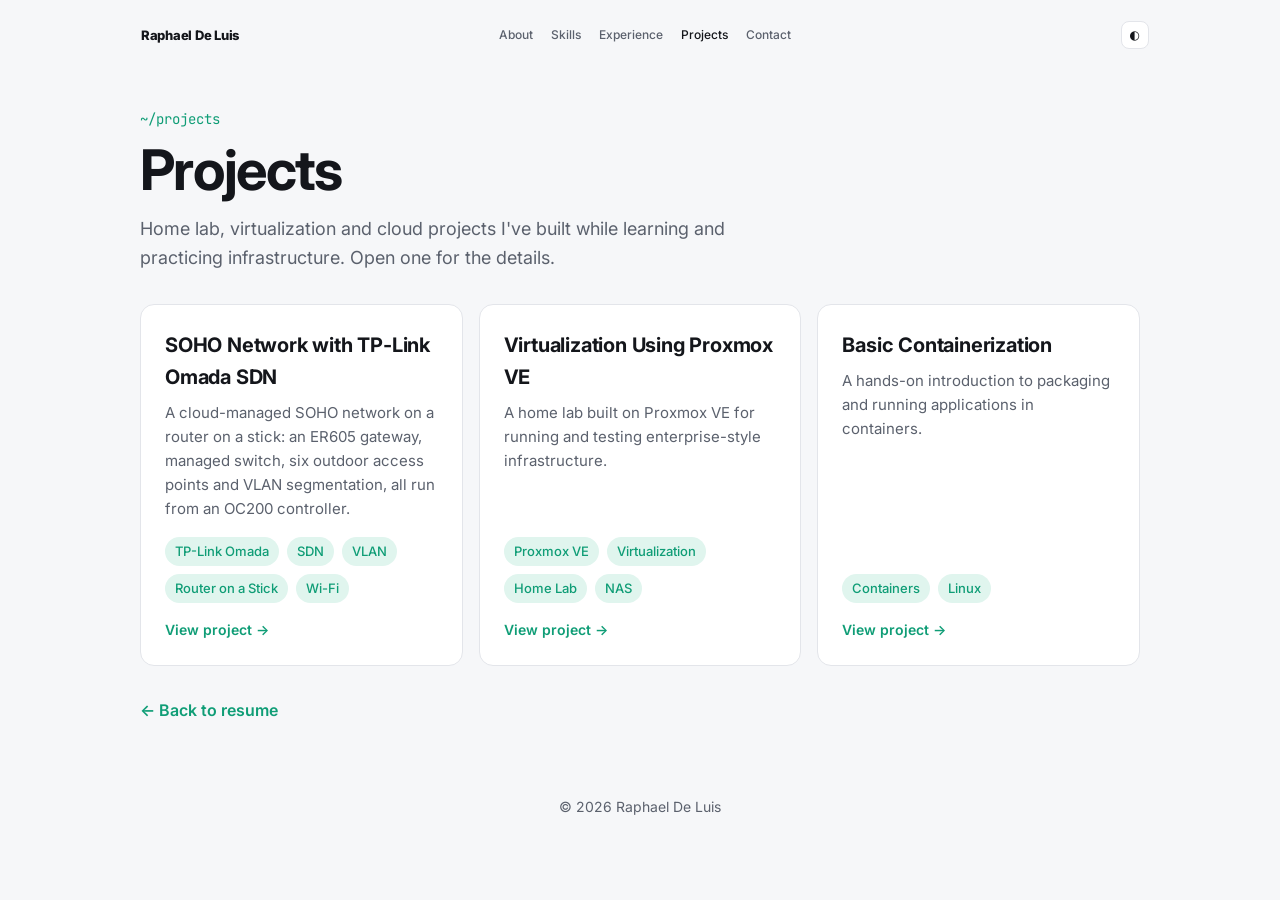
<file: projects/index.html>
<!DOCTYPE html>
<html lang="en">
<head>
<meta charset="utf-8">
<meta name="viewport" content="width=device-width, initial-scale=1">
<title>Projects — Raphael De Luis</title>
<meta name="description" content="Home lab and cloud projects by Raphael De Luis: Proxmox VE, containerization and AWS.">
<meta name="color-scheme" content="light dark">
<script src="../js/theme.js"></script>
<link rel="preconnect" href="https://fonts.googleapis.com">
<link href="https://fonts.googleapis.com/css2?family=Inter:wght@400;500;600;700;800&family=JetBrains+Mono:wght@500&display=swap" rel="stylesheet">
<link rel="stylesheet" href="style.css">
</head>
<body class="list">

<nav>
  <div class="wrap">
    <a href="../index.html" class="brand">Raphael De Luis</a>
    <div class="links">
      <a href="../index.html#about">About</a><a href="../index.html#skills">Skills</a><a href="../index.html#experience">Experience</a>
      <a href="index.html" class="active">Projects</a><a href="../index.html#contact">Contact</a>
    </div>
    <button type="button" class="icon-btn" id="themeBtn" aria-label="Toggle theme">◐</button>
  </div>
</nav>

<main class="wrap">
  <header class="page">
    <div class="crumb">~/projects</div>
    <h1>Projects</h1>
    <p>Home lab, virtualization and cloud projects I've built while learning and practicing infrastructure. Open one for the details.</p>
  </header>

  <div class="grid" id="list"></div>
  <a class="back" href="../index.html">← Back to resume</a>
</main>

<footer id="footer"></footer>

<script src="projects-data.js"></script>
<script src="page.js"></script>
<script>
  const esc = s => String(s).replace(/[&<>"']/g, c => ({'&':'&amp;','<':'&lt;','>':'&gt;','"':'&quot;',"'":'&#39;'}[c]));
  document.getElementById("list").innerHTML = PROJECTS.map(p => `
    <a class="card" href="${encodeURIComponent(p.id)}.html">
      ${p.date ? `<div class="date">${esc(p.date)}</div>` : ""}
      <h2>${esc(p.name)}</h2><p>${esc(p.summary)}</p>
      <div class="tags">${p.tags.map(t => `<span class="tag">${esc(t)}</span>`).join("")}</div>
      <span class="go">View project →</span>
    </a>`).join("");
</script>
</body>
</html>
</file>
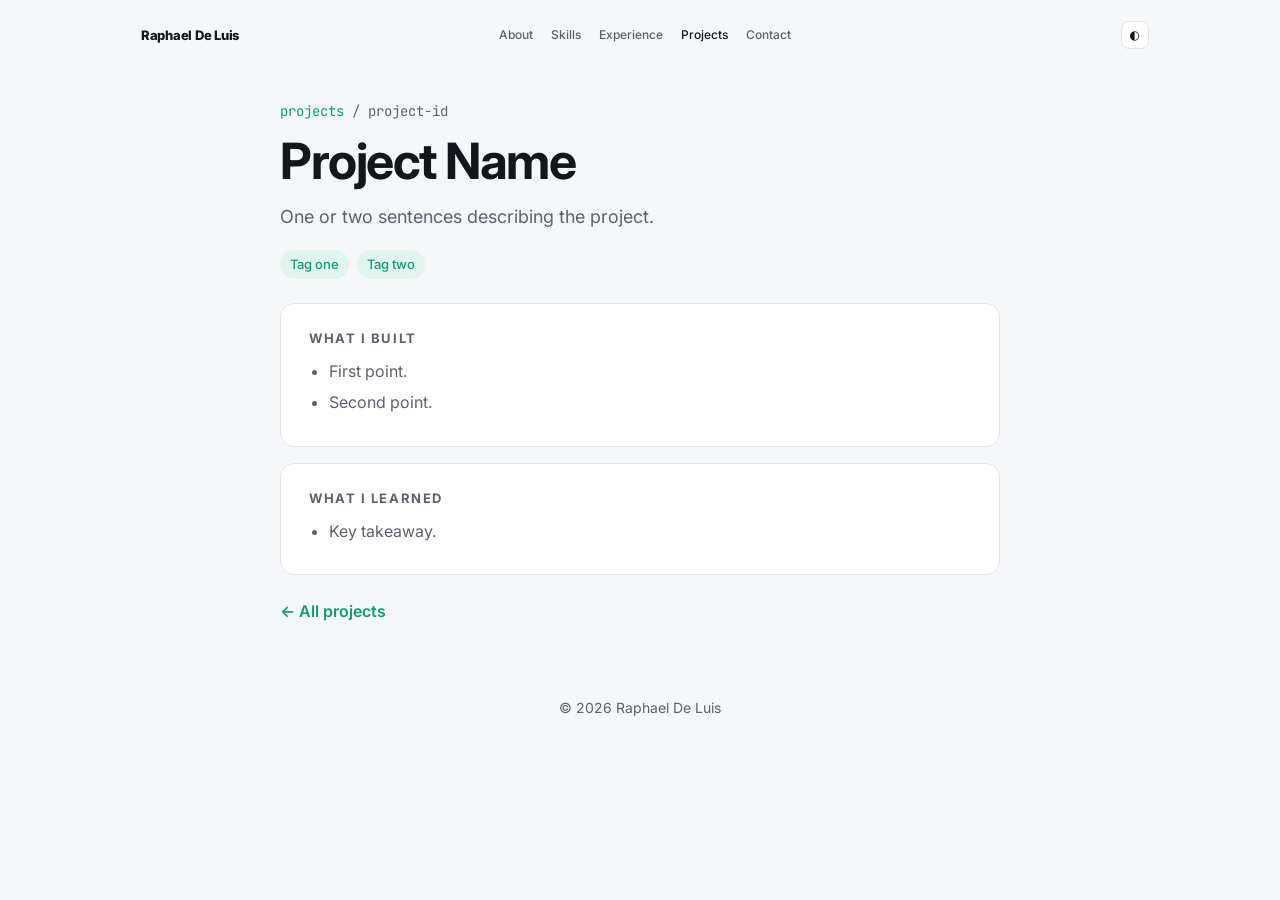
<file: projects/_template.html>
<!DOCTYPE html>
<html lang="en">
<head>
<meta charset="utf-8">
<meta name="viewport" content="width=device-width, initial-scale=1">
<!-- 1. Replace the project name here, in the h1 below, and in the description -->
<title>Project Name — Raphael De Luis</title>
<meta name="description" content="One-sentence summary of the project.">
<meta name="color-scheme" content="light dark">
<script src="../js/theme.js"></script>
<link rel="preconnect" href="https://fonts.googleapis.com">
<link href="https://fonts.googleapis.com/css2?family=Inter:wght@400;500;600;700;800&family=JetBrains+Mono:wght@500&display=swap" rel="stylesheet">
<link rel="stylesheet" href="style.css">
</head>
<body>

<nav>
  <div class="wrap">
    <a href="../index.html" class="brand">Raphael De Luis</a>
    <div class="links">
      <a href="../index.html#about">About</a><a href="../index.html#skills">Skills</a><a href="../index.html#experience">Experience</a>
      <a href="index.html" class="active">Projects</a><a href="../index.html#contact">Contact</a>
    </div>
    <button type="button" class="icon-btn" id="themeBtn" aria-label="Toggle theme">◐</button>
  </div>
</nav>

<main class="wrap narrow">
  <header class="page">
    <!-- 2. Use the same id as the file name and as in projects-data.js -->
    <div class="crumb"><a href="index.html">projects</a> / project-id</div>
    <h1>Project Name</h1>
    <p>One or two sentences describing the project.</p>
    <div class="tags"><span class="tag">Tag one</span><span class="tag">Tag two</span></div>
  </header>

  <!-- 3. Copy this block for every section you need (What I built, Tools used, Results...) -->
  <section class="block">
    <h2>What I built</h2>
    <ul>
      <li>First point.</li>
      <li>Second point.</li>
    </ul>
  </section>

  <section class="block">
    <h2>What I learned</h2>
    <ul>
      <li>Key takeaway.</li>
    </ul>
  </section>

  <!-- Screenshots: put images in projects/images/<id>/ then use:
  <section class="block"><h2>Screenshots</h2><img class="shot" src="images/project-id/screenshot.png" alt="Describe the screenshot"></section>
  -->

  <a class="back" href="index.html">← All projects</a>
</main>
<footer id="footer"></footer>

<script src="page.js"></script>
<script src="lightbox.js"></script>
</body>
</html>
</file>
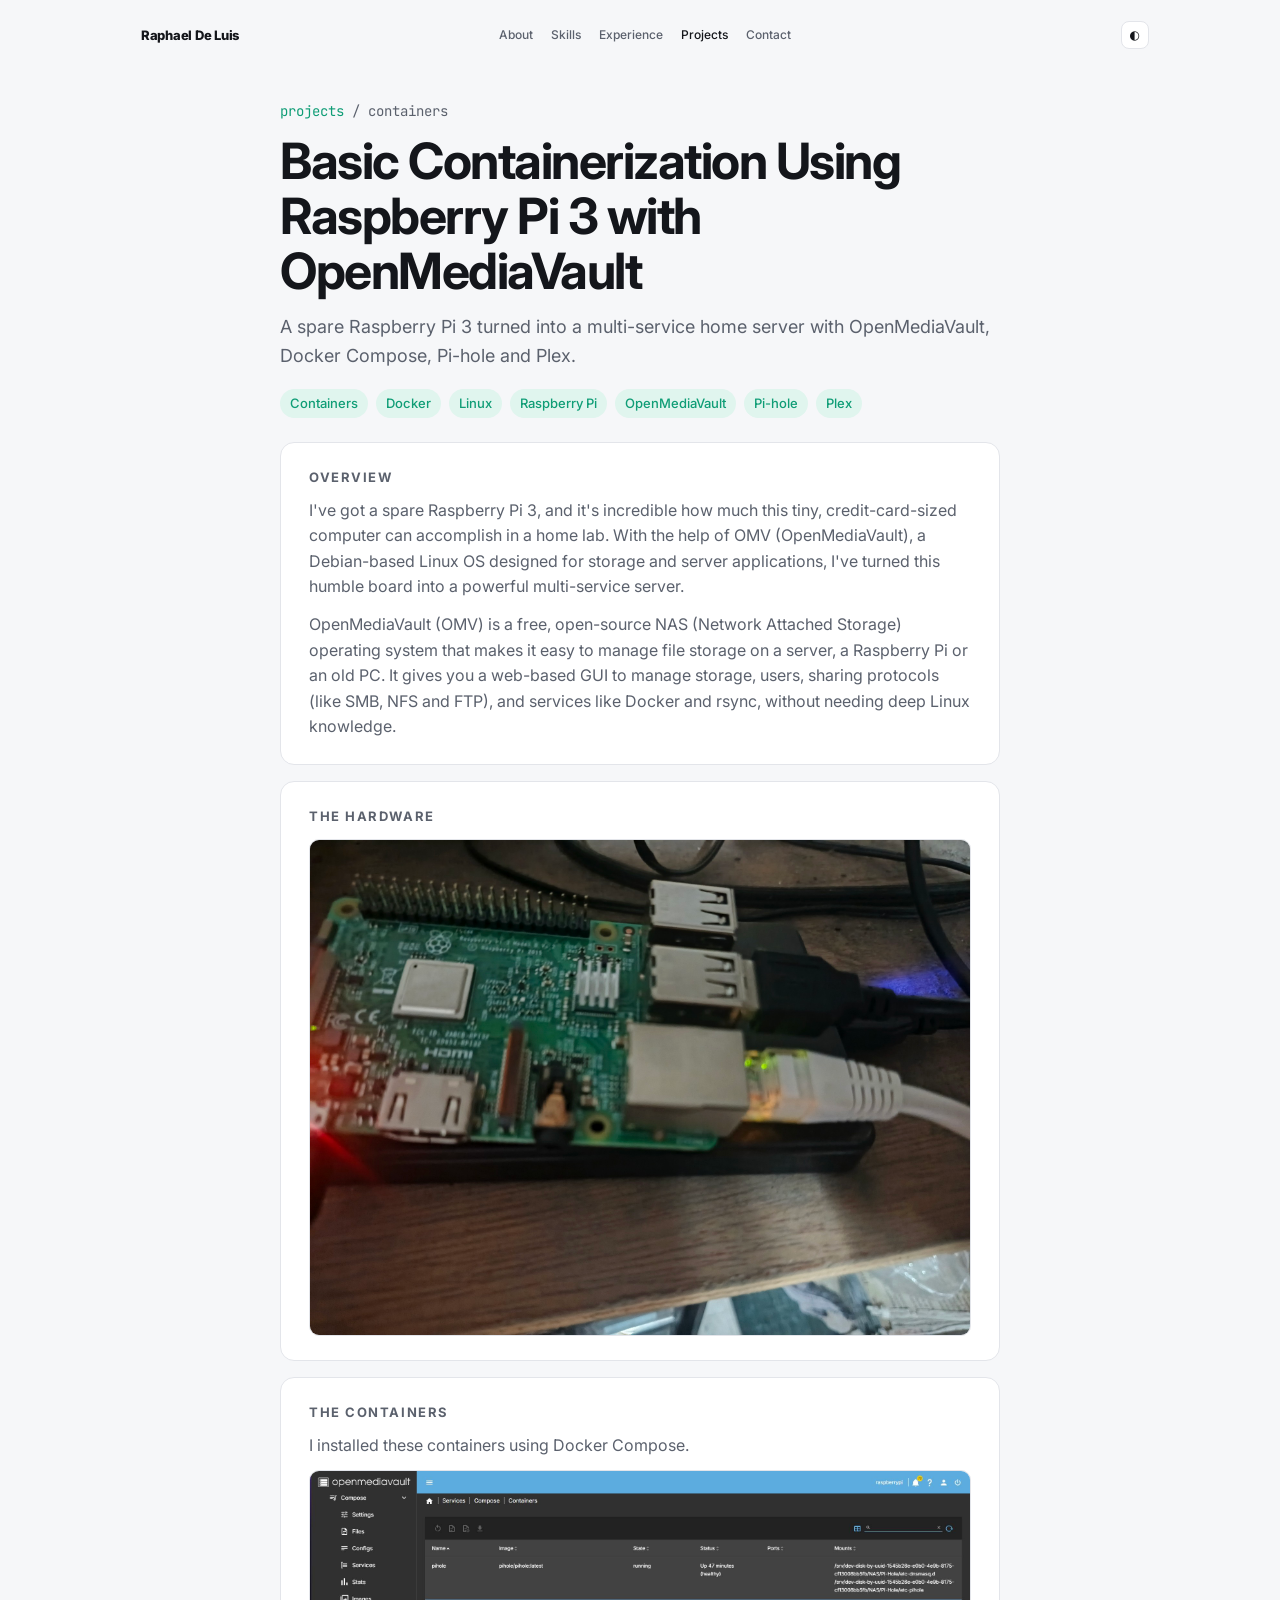
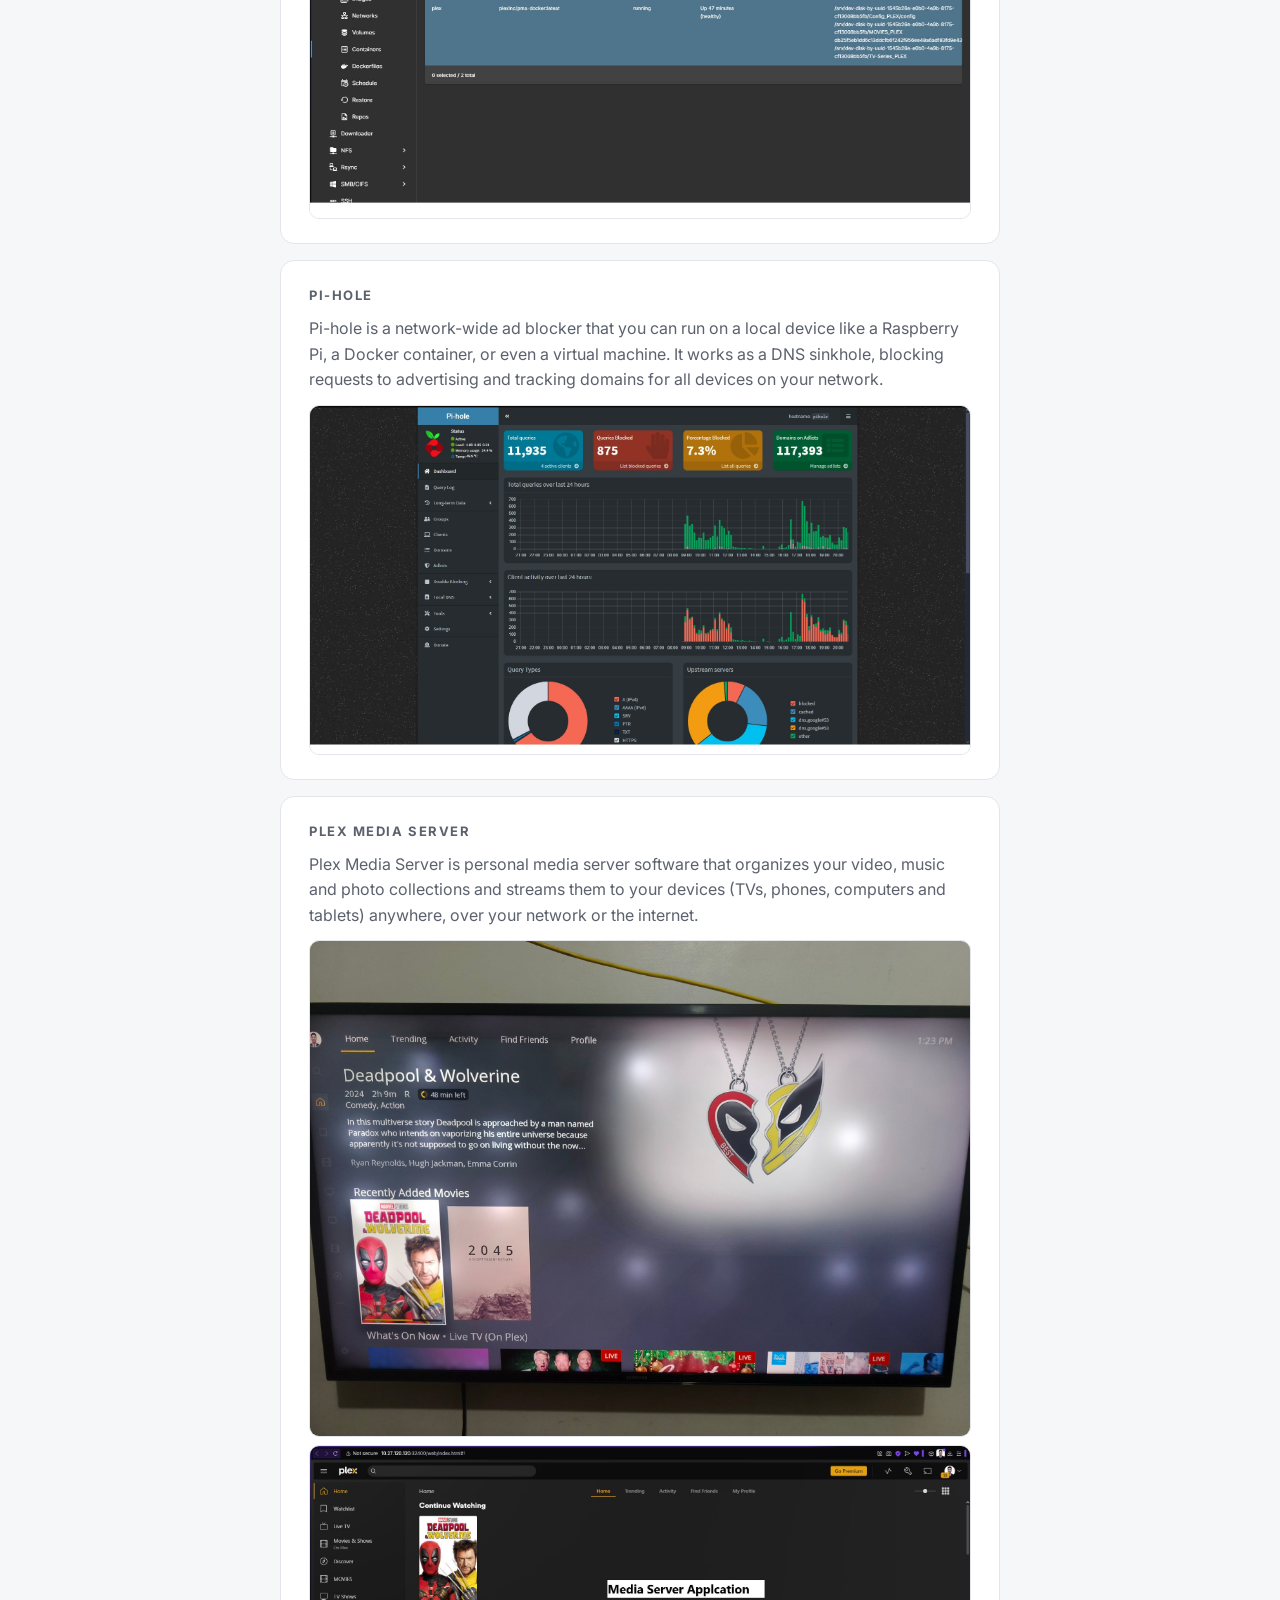
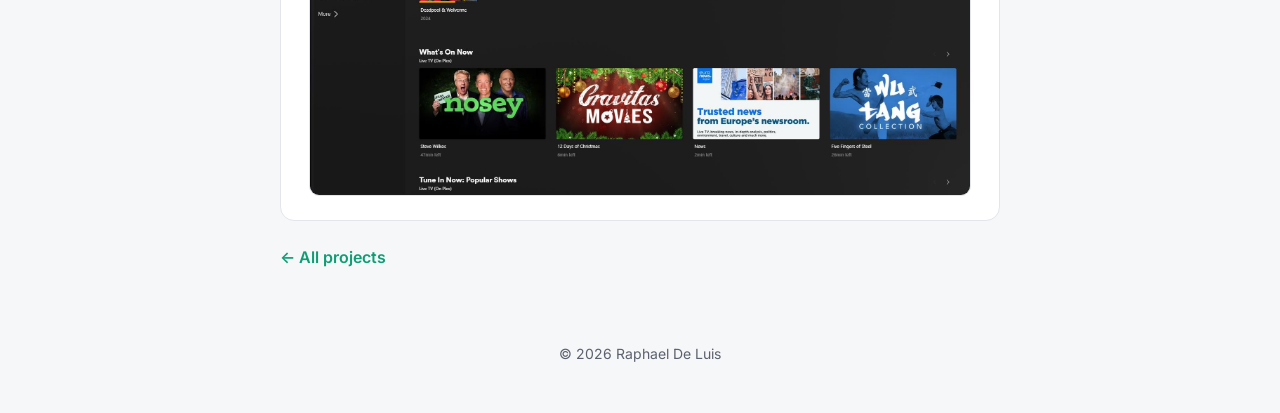
<file: projects/containers.html>
<!DOCTYPE html>
<html lang="en">
<head>
<meta charset="utf-8">
<meta name="viewport" content="width=device-width, initial-scale=1">
<title>Basic Containerization — Raphael De Luis</title>
<meta name="description" content="A Raspberry Pi 3 running OpenMediaVault as a multi-service home server with Docker Compose, Pi-hole and Plex.">
<meta name="color-scheme" content="light dark">
<script src="../js/theme.js"></script>
<link rel="preconnect" href="https://fonts.googleapis.com">
<link href="https://fonts.googleapis.com/css2?family=Inter:wght@400;500;600;700;800&family=JetBrains+Mono:wght@500&display=swap" rel="stylesheet">
<link rel="stylesheet" href="style.css">
</head>
<body>

<nav>
  <div class="wrap">
    <a href="../index.html" class="brand">Raphael De Luis</a>
    <div class="links">
      <a href="../index.html#about">About</a><a href="../index.html#skills">Skills</a><a href="../index.html#experience">Experience</a>
      <a href="index.html" class="active">Projects</a><a href="../index.html#contact">Contact</a>
    </div>
    <button type="button" class="icon-btn" id="themeBtn" aria-label="Toggle theme">◐</button>
  </div>
</nav>

<main class="wrap narrow">
  <header class="page">
    <div class="crumb"><a href="index.html">projects</a> / containers</div>
    <h1>Basic Containerization Using Raspberry Pi 3 with OpenMediaVault</h1>
    <p>A spare Raspberry Pi 3 turned into a multi-service home server with OpenMediaVault, Docker Compose, Pi-hole and Plex.</p>
    <div class="tags"><span class="tag">Containers</span><span class="tag">Docker</span><span class="tag">Linux</span><span class="tag">Raspberry Pi</span><span class="tag">OpenMediaVault</span><span class="tag">Pi-hole</span><span class="tag">Plex</span></div>
  </header>

  <section class="block">
    <h2>Overview</h2>
    <p>I've got a spare Raspberry Pi 3, and it's incredible how much this tiny, credit-card-sized computer can accomplish in a home lab. With the help of OMV (OpenMediaVault), a Debian-based Linux OS designed for storage and server applications, I've turned this humble board into a powerful multi-service server.</p>
    <p>OpenMediaVault (OMV) is a free, open-source NAS (Network Attached Storage) operating system that makes it easy to manage file storage on a server, a Raspberry Pi or an old PC. It gives you a web-based GUI to manage storage, users, sharing protocols (like SMB, NFS and FTP), and services like Docker and rsync, without needing deep Linux knowledge.</p>


  </section>

  <section class="block">
    <h2>The hardware</h2>


    <img class="shot" src="images/containers/hardwarepi.jpg" alt="The Raspberry Pi 3 hardware setup" loading="lazy">
  </section>

  <section class="block">
    <h2>The containers</h2>
    <p>I installed these containers using Docker Compose.</p>

    <img class="shot" src="images/containers/the-containers.jpg" alt="The running containers managed with Docker Compose" loading="lazy">
  </section>

  <section class="block">
    <h2>Pi-hole</h2>
    <p>Pi-hole is a network-wide ad blocker that you can run on a local device like a Raspberry Pi, a Docker container, or even a virtual machine. It works as a DNS sinkhole, blocking requests to advertising and tracking domains for all devices on your network.</p>

    <img class="shot" src="images/containers/dns-server.jpg" alt="The Pi-hole dashboard" loading="lazy">
  </section>

  <section class="block">
    <h2>Plex Media Server</h2>
    <p>Plex Media Server is personal media server software that organizes your video, music and photo collections and streams them to your devices (TVs, phones, computers and tablets) anywhere, over your network or the internet.</p>

    <img class="shot" src="images/containers/media-server.jpg" alt="Plex Media Server running in a container" loading="lazy">
    <img class="shot" src="images/containers/media-server-web.jpg" alt="The Plex web interface" loading="lazy">
  </section>

  <a class="back" href="index.html">← All projects</a>
</main>
<footer id="footer"></footer>

<script src="page.js"></script>
<script src="lightbox.js"></script>
</body>
</html>
</file>
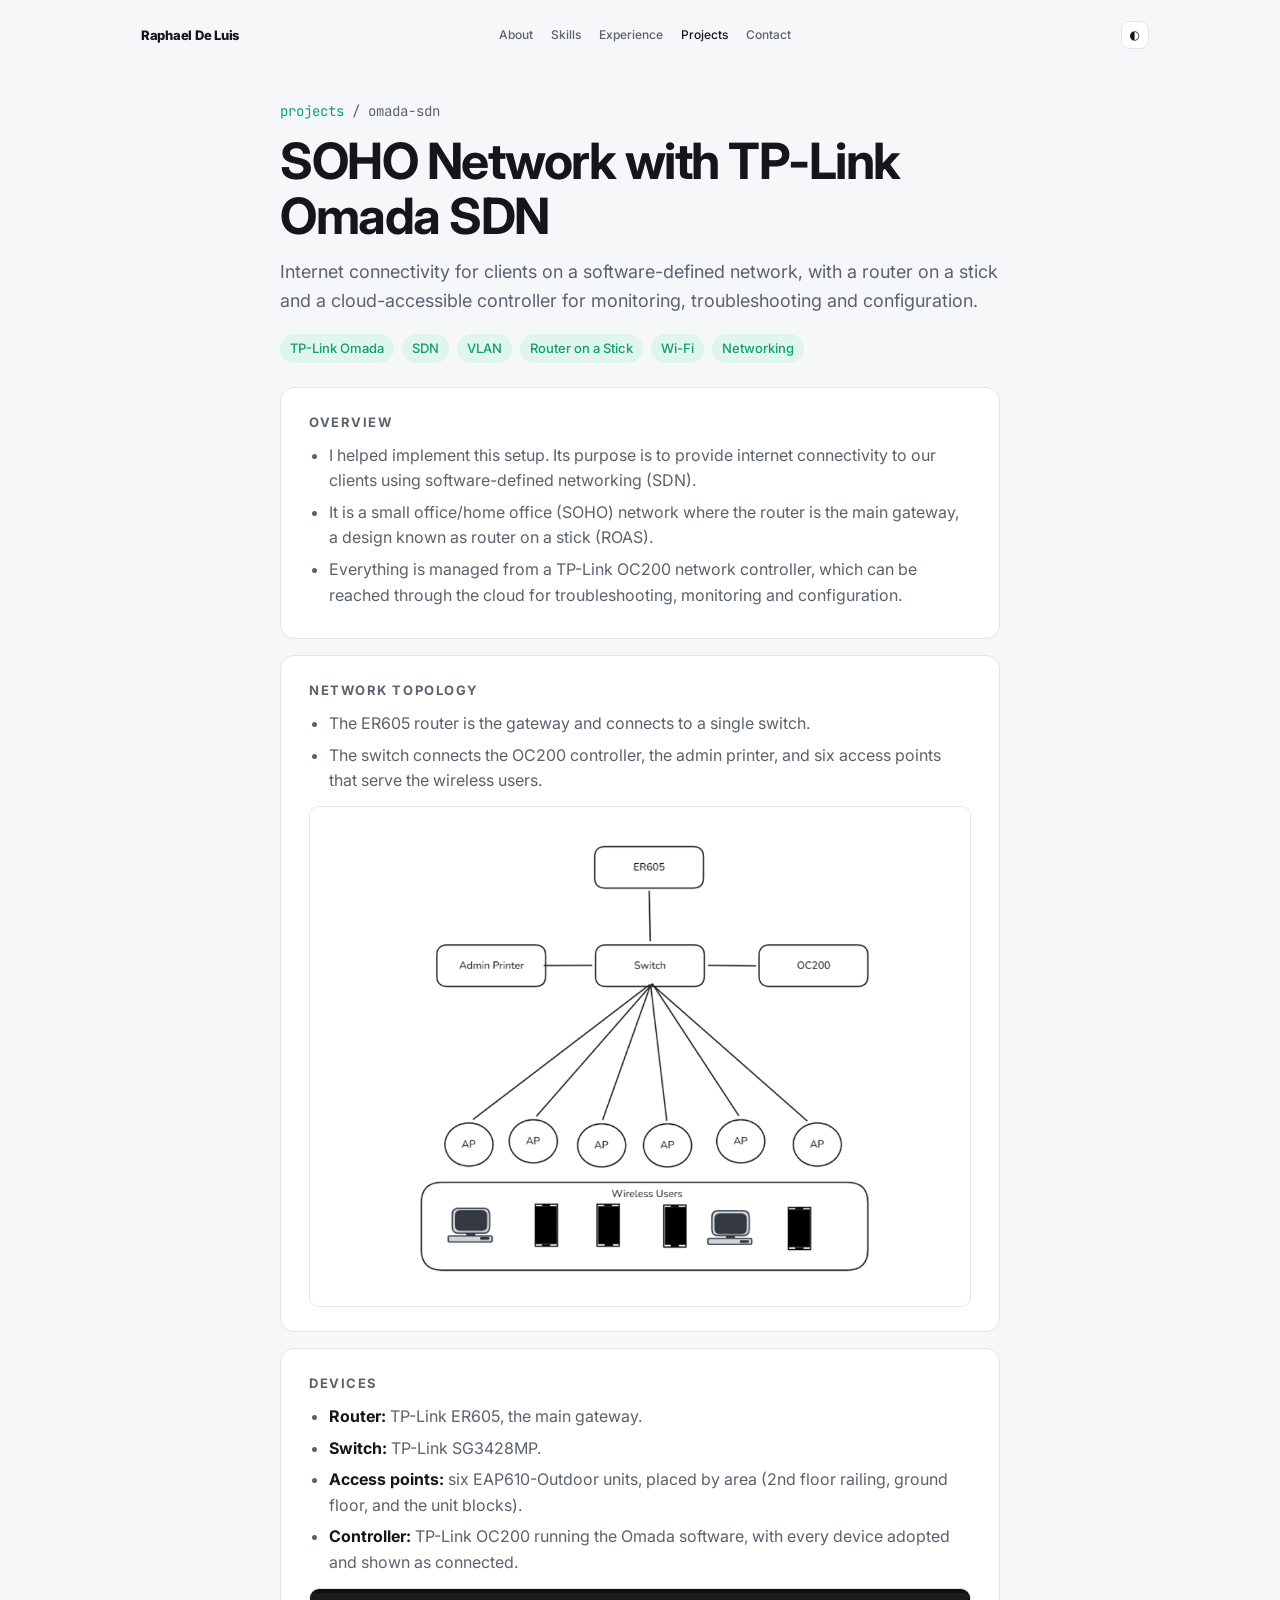
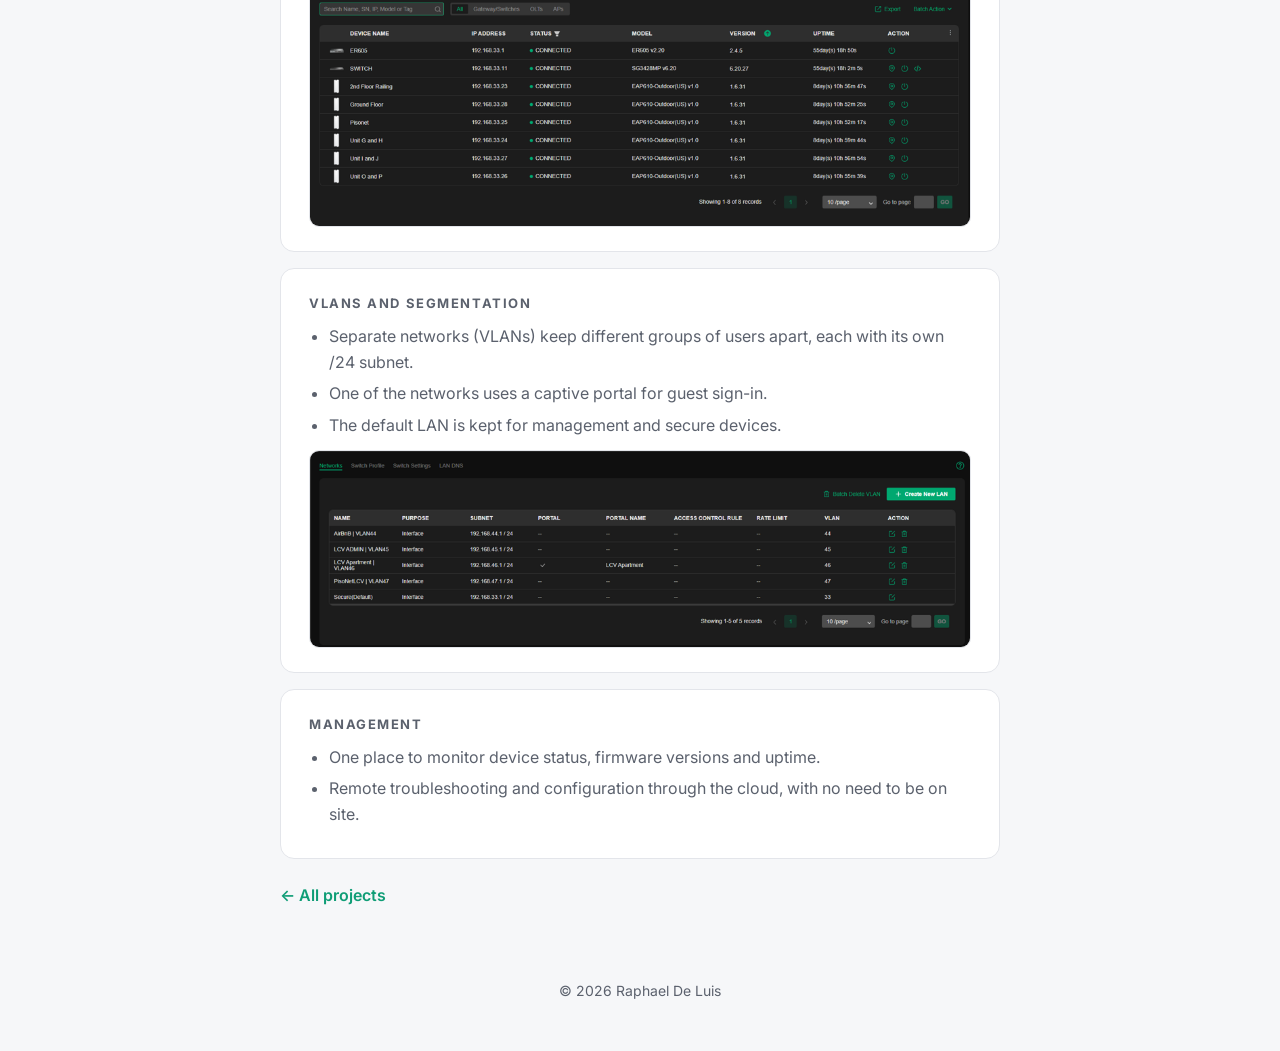
<file: projects/omada-sdn.html>
<!DOCTYPE html>
<html lang="en">
<head>
<meta charset="utf-8">
<meta name="viewport" content="width=device-width, initial-scale=1">
<title>SOHO Network with TP-Link Omada SDN — Raphael De Luis</title>
<meta name="description" content="A small office/home office network on a TP-Link Omada software-defined network: router on a stick, VLANs, and cloud-managed access points.">
<meta name="color-scheme" content="light dark">
<script src="../js/theme.js"></script>
<link rel="preconnect" href="https://fonts.googleapis.com">
<link href="https://fonts.googleapis.com/css2?family=Inter:wght@400;500;600;700;800&family=JetBrains+Mono:wght@500&display=swap" rel="stylesheet">
<link rel="stylesheet" href="style.css">
</head>
<body>

<nav>
  <div class="wrap">
    <a href="../index.html" class="brand">Raphael De Luis</a>
    <div class="links">
      <a href="../index.html#about">About</a><a href="../index.html#skills">Skills</a><a href="../index.html#experience">Experience</a>
      <a href="index.html" class="active">Projects</a><a href="../index.html#contact">Contact</a>
    </div>
    <button type="button" class="icon-btn" id="themeBtn" aria-label="Toggle theme">◐</button>
  </div>
</nav>

<main class="wrap narrow">
  <header class="page">
    <div class="crumb"><a href="index.html">projects</a> / omada-sdn</div>
    <h1>SOHO Network with TP-Link Omada SDN</h1>
    <p>Internet connectivity for clients on a software-defined network, with a router on a stick and a cloud-accessible controller for monitoring, troubleshooting and configuration.</p>
    <div class="tags"><span class="tag">TP-Link Omada</span><span class="tag">SDN</span><span class="tag">VLAN</span><span class="tag">Router on a Stick</span><span class="tag">Wi-Fi</span><span class="tag">Networking</span></div>
  </header>

  <section class="block">
    <h2>Overview</h2>
    <ul>
      <li>I helped implement this setup. Its purpose is to provide internet connectivity to our clients using software-defined networking (SDN).</li>
      <li>It is a small office/home office (SOHO) network where the router is the main gateway, a design known as router on a stick (ROAS).</li>
      <li>Everything is managed from a TP-Link OC200 network controller, which can be reached through the cloud for troubleshooting, monitoring and configuration.</li>
    </ul>
  </section>

  <section class="block">
    <h2>Network topology</h2>
    <ul>
      <li>The ER605 router is the gateway and connects to a single switch.</li>
      <li>The switch connects the OC200 controller, the admin printer, and six access points that serve the wireless users.</li>
    </ul>
    <img class="shot" src="images/omada-sdn/topology.png" alt="Network topology: ER605 router to a switch, with the OC200 controller, an admin printer and six access points serving wireless users" width="975" height="738">
  </section>

  <section class="block">
    <h2>Devices</h2>
    <ul>
      <li><strong>Router:</strong> TP-Link ER605, the main gateway.</li>
      <li><strong>Switch:</strong> TP-Link SG3428MP.</li>
      <li><strong>Access points:</strong> six EAP610-Outdoor units, placed by area (2nd floor railing, ground floor, and the unit blocks).</li>
      <li><strong>Controller:</strong> TP-Link OC200 running the Omada software, with every device adopted and shown as connected.</li>
    </ul>
    <img class="shot" src="images/omada-sdn/devices.png" alt="Omada controller device list showing the ER605, the SG3428MP switch and six EAP610-Outdoor access points, all connected" width="975" height="351">
  </section>

  <section class="block">
    <h2>VLANs and segmentation</h2>
    <ul>
      <li>Separate networks (VLANs) keep different groups of users apart, each with its own /24 subnet.</li>
      <li>One of the networks uses a captive portal for guest sign-in.</li>
      <li>The default LAN is kept for management and secure devices.</li>
    </ul>
    <img class="shot" src="images/omada-sdn/vlans.png" alt="Omada LAN settings listing five networks with their VLAN IDs, subnets and portal settings" width="975" height="289">
  </section>

  <section class="block">
    <h2>Management</h2>
    <ul>
      <li>One place to monitor device status, firmware versions and uptime.</li>
      <li>Remote troubleshooting and configuration through the cloud, with no need to be on site.</li>
    </ul>
  </section>

  <a class="back" href="index.html">← All projects</a>
</main>
<footer id="footer"></footer>

<script src="page.js"></script>
<script src="lightbox.js"></script>
</body>
</html>
</file>
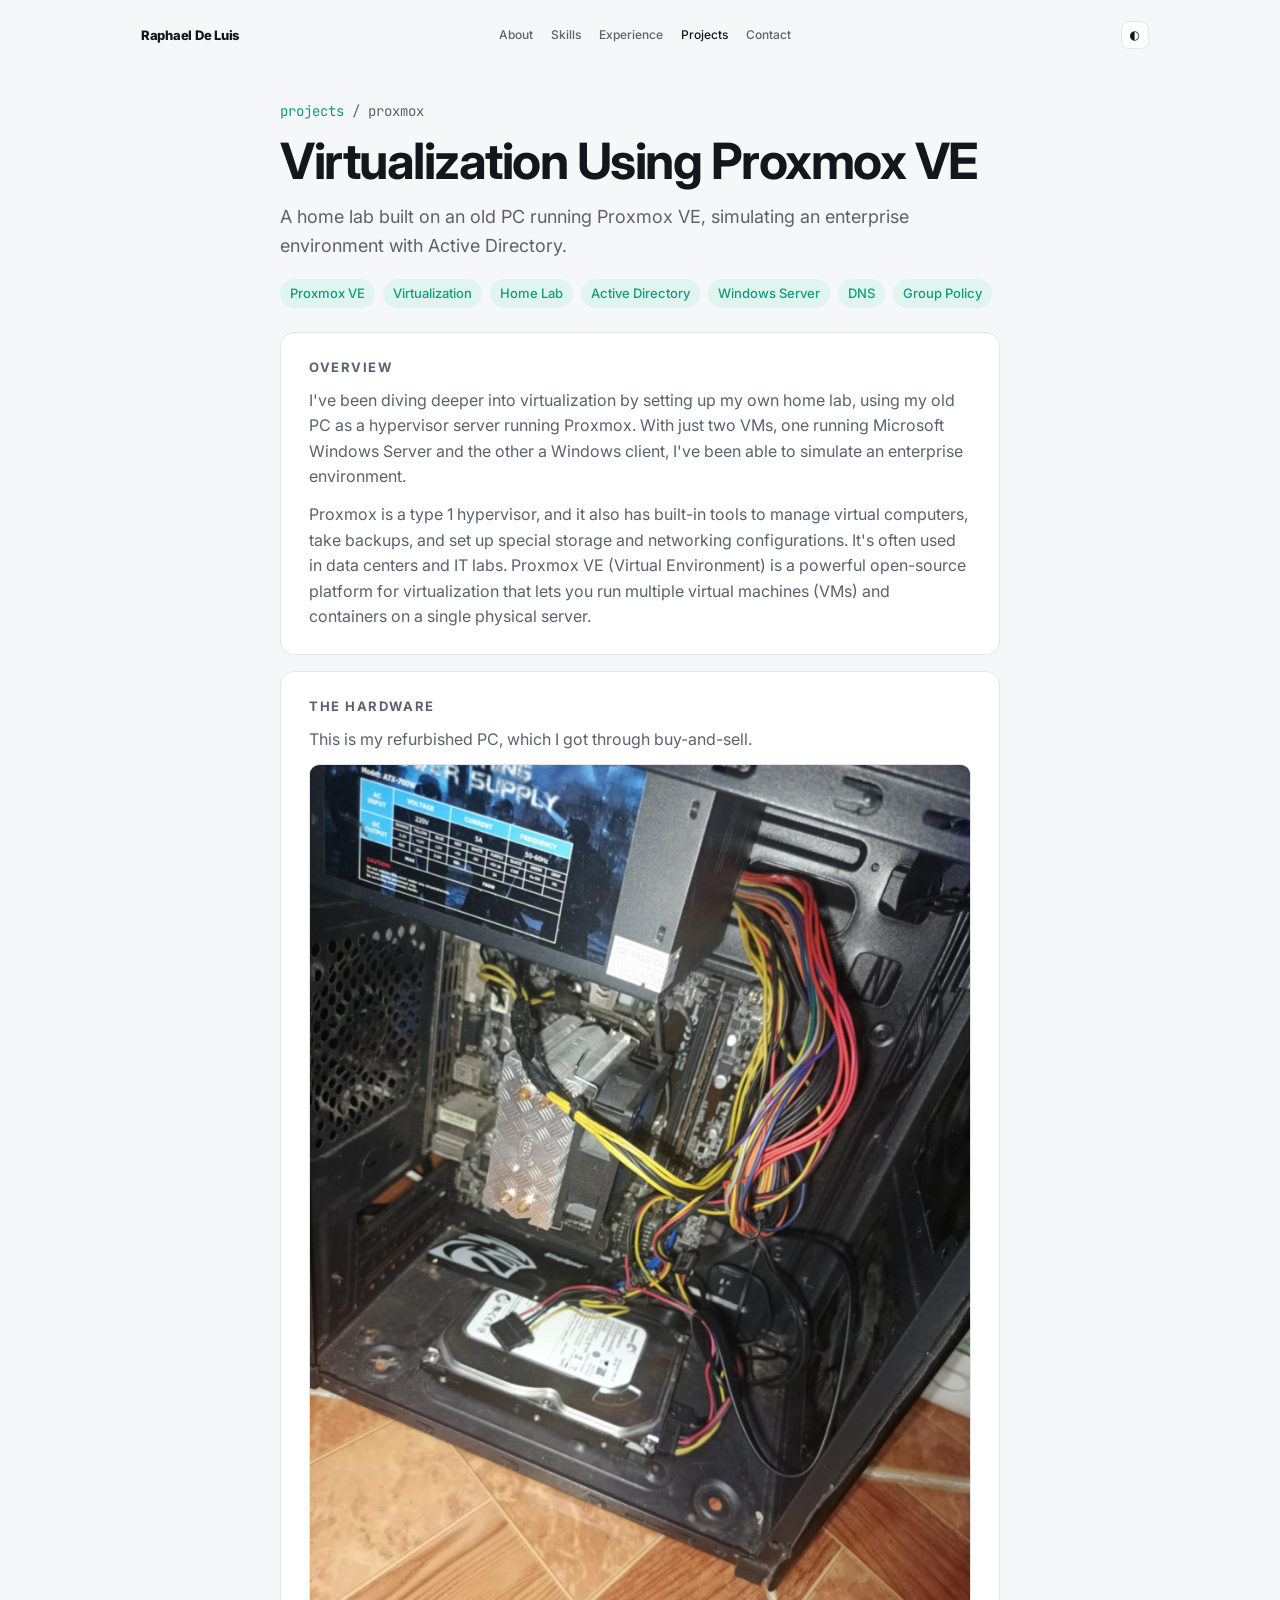
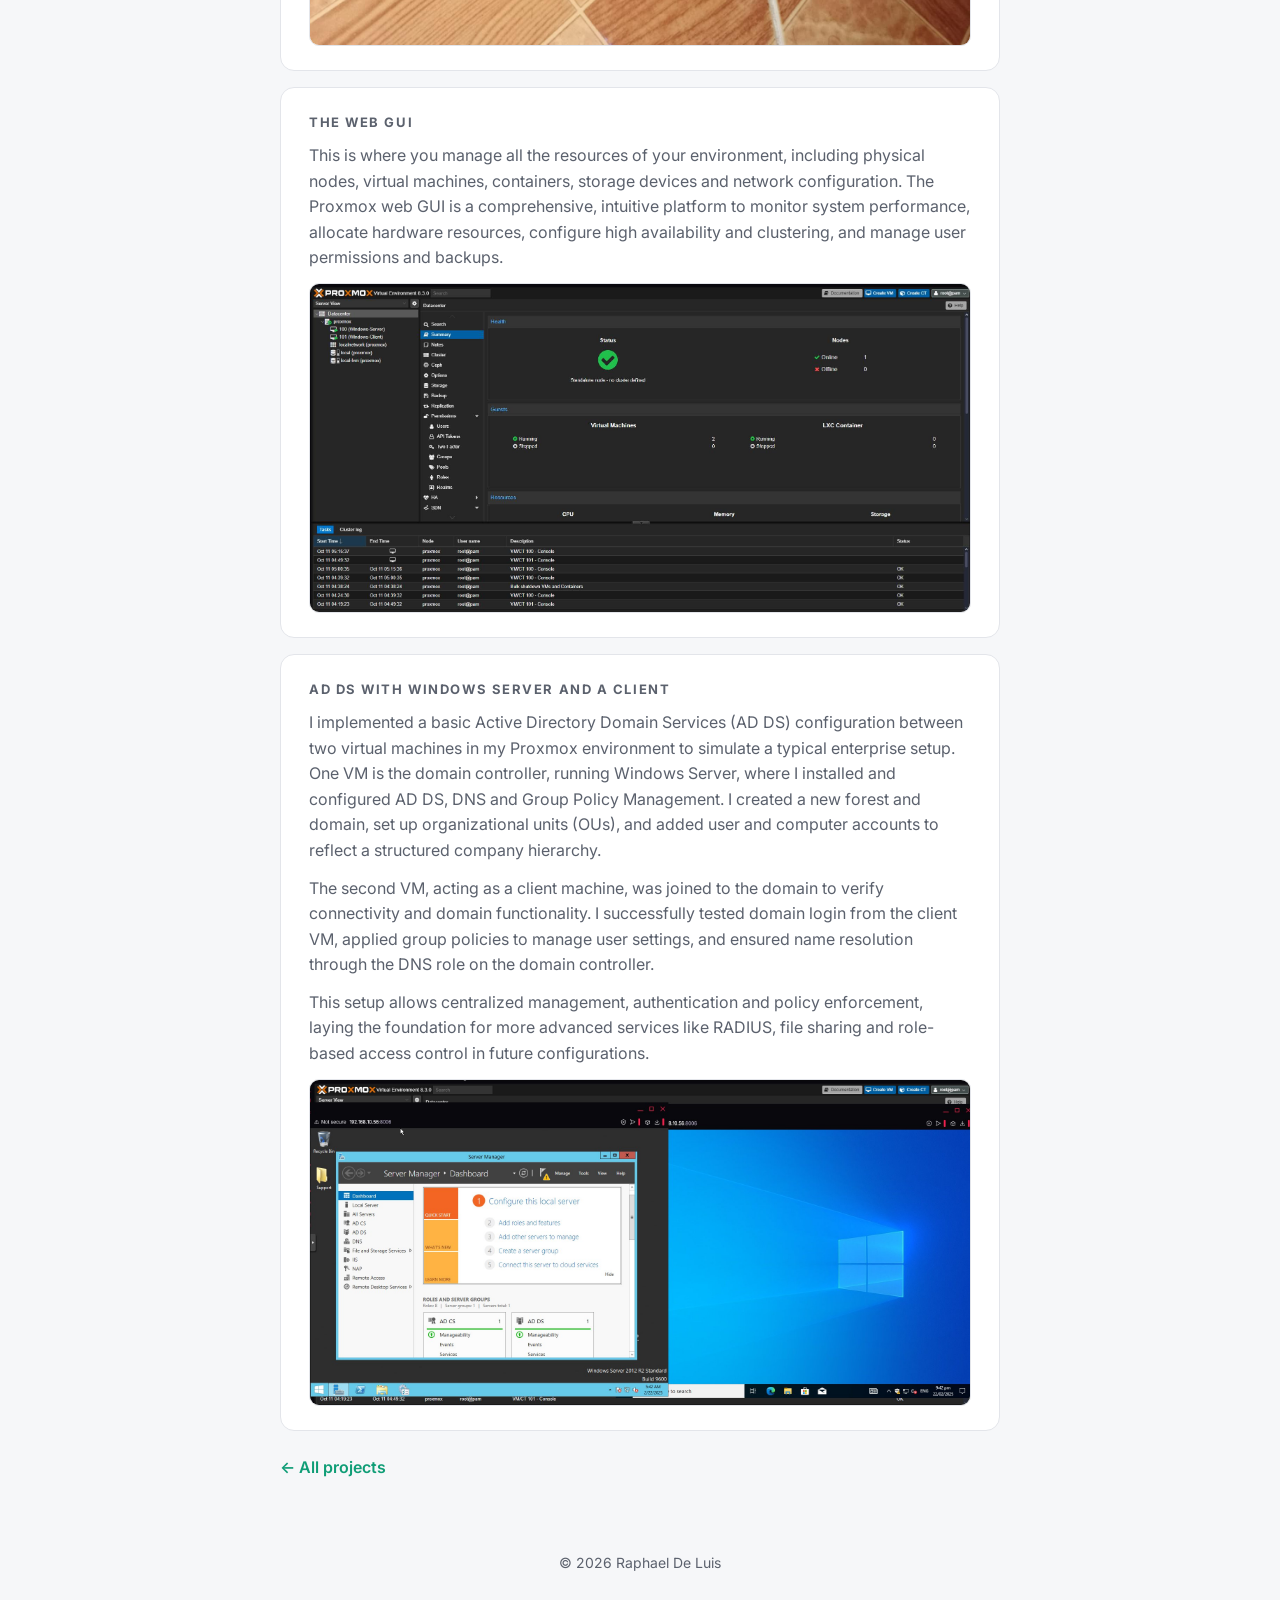
<file: projects/proxmox.html>
<!DOCTYPE html>
<html lang="en">
<head>
<meta charset="utf-8">
<meta name="viewport" content="width=device-width, initial-scale=1">
<title>Virtualization Using Proxmox VE — Raphael De Luis</title>
<meta name="description" content="A home lab on Proxmox VE with Windows Server and a Windows client, running Active Directory Domain Services.">
<meta name="color-scheme" content="light dark">
<script src="../js/theme.js"></script>
<link rel="preconnect" href="https://fonts.googleapis.com">
<link href="https://fonts.googleapis.com/css2?family=Inter:wght@400;500;600;700;800&family=JetBrains+Mono:wght@500&display=swap" rel="stylesheet">
<link rel="stylesheet" href="style.css">
</head>
<body>

<nav>
  <div class="wrap">
    <a href="../index.html" class="brand">Raphael De Luis</a>
    <div class="links">
      <a href="../index.html#about">About</a><a href="../index.html#skills">Skills</a><a href="../index.html#experience">Experience</a>
      <a href="index.html" class="active">Projects</a><a href="../index.html#contact">Contact</a>
    </div>
    <button type="button" class="icon-btn" id="themeBtn" aria-label="Toggle theme">◐</button>
  </div>
</nav>

<main class="wrap narrow">
  <header class="page">
    <div class="crumb"><a href="index.html">projects</a> / proxmox</div>
    <h1>Virtualization Using Proxmox VE</h1>
    <p>A home lab built on an old PC running Proxmox VE, simulating an enterprise environment with Active Directory.</p>
    <div class="tags"><span class="tag">Proxmox VE</span><span class="tag">Virtualization</span><span class="tag">Home Lab</span><span class="tag">Active Directory</span><span class="tag">Windows Server</span><span class="tag">DNS</span><span class="tag">Group Policy</span></div>
  </header>

  <section class="block">
    <h2>Overview</h2>
    <p>I've been diving deeper into virtualization by setting up my own home lab, using my old PC as a hypervisor server running Proxmox. With just two VMs, one running Microsoft Windows Server and the other a Windows client, I've been able to simulate an enterprise environment.</p>
    <p>Proxmox is a type 1 hypervisor, and it also has built-in tools to manage virtual computers, take backups, and set up special storage and networking configurations. It's often used in data centers and IT labs. Proxmox VE (Virtual Environment) is a powerful open-source platform for virtualization that lets you run multiple virtual machines (VMs) and containers on a single physical server.</p>


  </section>

  <section class="block">
    <h2>The hardware</h2>
    <p>This is my refurbished PC, which I got through buy-and-sell.</p>

    <img class="shot" src="images/proxmox/proxhardware.jpg" alt="The refurbished PC used as the Proxmox host" loading="lazy">
  </section>

  <section class="block">
    <h2>The web GUI</h2>
    <p>This is where you manage all the resources of your environment, including physical nodes, virtual machines, containers, storage devices and network configuration. The Proxmox web GUI is a comprehensive, intuitive platform to monitor system performance, allocate hardware resources, configure high availability and clustering, and manage user permissions and backups.</p>

    <img class="shot" src="images/proxmox/proxgui.jpg" alt="The Proxmox web GUI" loading="lazy">
  </section>

  <section class="block">
    <h2>AD DS with Windows Server and a client</h2>
    <p>I implemented a basic Active Directory Domain Services (AD DS) configuration between two virtual machines in my Proxmox environment to simulate a typical enterprise setup. One VM is the domain controller, running Windows Server, where I installed and configured AD DS, DNS and Group Policy Management. I created a new forest and domain, set up organizational units (OUs), and added user and computer accounts to reflect a structured company hierarchy.</p>
    <p>The second VM, acting as a client machine, was joined to the domain to verify connectivity and domain functionality. I successfully tested domain login from the client VM, applied group policies to manage user settings, and ensured name resolution through the DNS role on the domain controller.</p>
    <p>This setup allows centralized management, authentication and policy enforcement, laying the foundation for more advanced services like RADIUS, file sharing and role-based access control in future configurations.</p>

    <img class="shot" src="images/proxmox/proxserverclient.jpg" alt="The Windows Server and Windows client virtual machines in Proxmox" loading="lazy">
  </section>

  <a class="back" href="index.html">← All projects</a>
</main>
<footer id="footer"></footer>

<script src="page.js"></script>
<script src="lightbox.js"></script>
</body>
</html>
</file>
<file: projects/style.css>
:root {
  --bg: #f6f7f9; --surface: #ffffff; --text: #14161b; --muted: #5b616d;
  --line: #e3e5ea; --accent: #0f9d76; --accent-soft: #e0f5ee; --on-accent: #fff;
  --radius: 14px; --max: 1040px;
}
[data-theme="dark"] {
  --bg: #070a10; --surface: #0e131c; --text: #eceef2; --muted: #98a0ae;
  --line: #1c2430; --accent: #34d3a0; --accent-soft: #10261f; --on-accent: #04130d;
}
* { box-sizing: border-box; }
html { scroll-behavior: smooth; }
body { margin: 0; background: var(--bg); color: var(--text);
  font: 16px/1.6 Inter, system-ui, -apple-system, "Segoe UI", sans-serif; transition: background .2s, color .2s; }
a { color: var(--accent); text-decoration: none; }
a:hover { text-decoration: underline; }
.wrap { max-width: var(--max); margin: 0 auto; padding: 0 20px; }
.narrow { max-width: 760px; }

/* Static bar at the top of the page; becomes a floating pill once you scroll down */
nav {
  position: absolute; top: 12px; left: 0; right: 0; z-index: 10;
  width: calc(100% - 32px); max-width: var(--max); margin: 0 auto;
  border: 1px solid transparent; border-radius: 999px;
}
nav.floating {
  position: fixed;
  background: color-mix(in srgb, var(--surface) 80%, transparent);
  backdrop-filter: blur(14px); -webkit-backdrop-filter: blur(14px);
  border-color: var(--line); box-shadow: 0 8px 30px rgba(0,0,0,.14);
  animation: nav-drop .3s ease both;
}
@keyframes nav-drop { from { transform: translateY(-140%); opacity: 0; } to { transform: none; opacity: 1; } }
@media (prefers-reduced-motion: reduce) { nav.floating { animation: none; } }
nav .wrap { display: grid; grid-template-columns: 1fr auto 1fr; align-items: center; gap: 24px; height: 44px; padding: 0 10px 0 20px; }
nav .icon-btn { justify-self: end; }
nav .brand { font-weight: 800; font-size: 13px; letter-spacing: -.02em; color: var(--text); justify-self: start; }
nav .links { display: flex; gap: 18px; }
nav .icon-btn { padding: 3px 8px; font-size: 12px; }
nav .links a { color: var(--muted); font-size: 12px; font-weight: 500; }
nav .links a:hover, nav .links a.active { color: var(--text); text-decoration: none; }
.icon-btn { border: 1px solid var(--line); background: var(--surface); color: var(--text);
  border-radius: 8px; padding: 6px 10px; cursor: pointer; font: inherit; font-size: 14px; }
@media (max-width: 760px) {
  nav .wrap { display: flex; gap: 10px; padding: 0 8px 0 18px; }
  nav .brand { display: none; }
  nav .links { flex: 1; gap: 16px; justify-content: center; overflow-x: auto; scrollbar-width: none; white-space: nowrap; }
  nav .links::-webkit-scrollbar { display: none; }
}

header.page { padding: 100px 0 24px; }
.crumb { font-family: "JetBrains Mono", monospace; font-size: 14px; color: var(--muted); }
.crumb a { color: var(--accent); }
header.page h1 { font-size: clamp(32px, 5.5vw, 50px); line-height: 1.1; letter-spacing: -.03em; margin: 12px 0 14px; }
header.page p { color: var(--muted); font-size: 18px; margin: 0 0 18px; }

.tag { background: var(--accent-soft); color: var(--accent); padding: 4px 10px; border-radius: 99px; font-size: 13px; font-weight: 500; }
.tags { display: flex; flex-wrap: wrap; gap: 8px; }

.block { background: var(--surface); border: 1px solid var(--line); border-radius: var(--radius); padding: 24px 28px; margin-bottom: 16px; }
.block h2 { font-size: 13px; text-transform: uppercase; letter-spacing: .12em; color: var(--muted); margin: 0 0 10px; }
.block ul { margin: 0; padding-left: 20px; color: var(--muted); }
.block li { margin-bottom: 6px; }
.block li strong { color: var(--text); }

.pager { display: grid; grid-template-columns: 1fr 1fr; gap: 12px; margin: 32px 0 16px; }
.pager a { display: block; border: 1px solid var(--line); background: var(--surface); border-radius: var(--radius);
  padding: 14px 18px; color: var(--text); transition: border-color .15s; }
.pager a:hover { border-color: var(--accent); text-decoration: none; }
.pager small { display: block; color: var(--muted); font-size: 12px; text-transform: uppercase; letter-spacing: .1em; }
.pager .next { text-align: right; grid-column: 2; }
.pager .prev { grid-column: 1; }
.back { display: inline-block; margin: 8px 0 48px; font-weight: 600; }
footer { padding: 24px 0 48px; color: var(--muted); font-size: 14px; text-align: center; }

/* Projects list page */
.list header.page { padding: 108px 0 32px; }
.list header.page h1 { font-size: clamp(36px, 6vw, 56px); line-height: 1.08; margin: 10px 0 14px; }
.list header.page p { max-width: 640px; margin: 0; }
.list .crumb { color: var(--accent); }
.grid { display: grid; grid-template-columns: repeat(auto-fit, minmax(280px, 1fr)); gap: 16px; }
.card { display: flex; flex-direction: column; background: var(--surface); border: 1px solid var(--line);
  border-radius: var(--radius); padding: 24px; color: var(--text); transition: transform .15s, border-color .15s; }
.card:hover { transform: translateY(-3px); border-color: var(--accent); text-decoration: none; }
.card h2 { margin: 0 0 8px; font-size: 20px; letter-spacing: -.01em; }
.card p { color: var(--muted); font-size: 15px; margin: 0 0 16px; flex: 1; }
.card .tags { margin-bottom: 16px; }
.card .go { color: var(--accent); font-weight: 600; font-size: 14px; }
.list .back { margin: 32px 0 48px; }

/* Screenshots inside project pages */
.shot { display: block; max-width: 100%; height: auto; border: 1px solid var(--line); border-radius: 10px; margin-top: 8px; }
.card .date { font-family: "JetBrains Mono", monospace; font-size: 12px; color: var(--muted); margin-bottom: 6px; }

/* Click-to-enlarge images */
.shot { cursor: zoom-in; transition: transform .15s, box-shadow .15s; }
.shot:hover { transform: scale(1.01); box-shadow: 0 8px 28px rgba(0,0,0,.18); }
.shot:focus-visible { outline: 2px solid var(--accent); outline-offset: 3px; }
.lightbox { position: fixed; inset: 0; z-index: 100; display: flex; align-items: center; justify-content: center; padding: 24px; background: rgba(0,0,0,.85); cursor: zoom-out; }
.lightbox[hidden] { display: none; }
.lightbox img { max-width: min(1400px, 100%); max-height: 100%; object-fit: contain; border-radius: 6px; background: #fff; cursor: default; }
.lightbox-close { position: absolute; top: 14px; right: 18px; width: 40px; height: 40px; border: 0; border-radius: 50%; background: rgba(255,255,255,.15); color: #fff; font-size: 26px; line-height: 1; cursor: pointer; }

/* Step-by-step walkthroughs and prose blocks */
.narrow { counter-reset: step; }
.block p { margin: 0 0 12px; color: var(--muted); }
.block p:last-child { margin-bottom: 0; }
.block code { font-family: "JetBrains Mono", monospace; font-size: .86em; background: var(--accent-soft); color: var(--accent); padding: 1px 6px; border-radius: 6px; }
.steps { list-style: none; counter-reset: none; margin: 0; padding: 0; }
.steps li { counter-increment: step; position: relative; padding-left: 40px; margin: 0 0 26px; color: var(--muted); }
.steps li:last-child { margin-bottom: 0; }
.steps li::before { content: counter(step); position: absolute; left: 0; top: 0; width: 28px; height: 28px; border-radius: 50%;
  background: var(--accent-soft); color: var(--accent); font-weight: 700; font-size: 13px; display: grid; place-items: center; }
.steps li p { margin: 0 0 10px; }
.steps li .shot + .shot { margin-top: 12px; }
.block .shot:first-of-type { margin-top: 12px; }
.block li a { font-weight: 600; }
</file>
